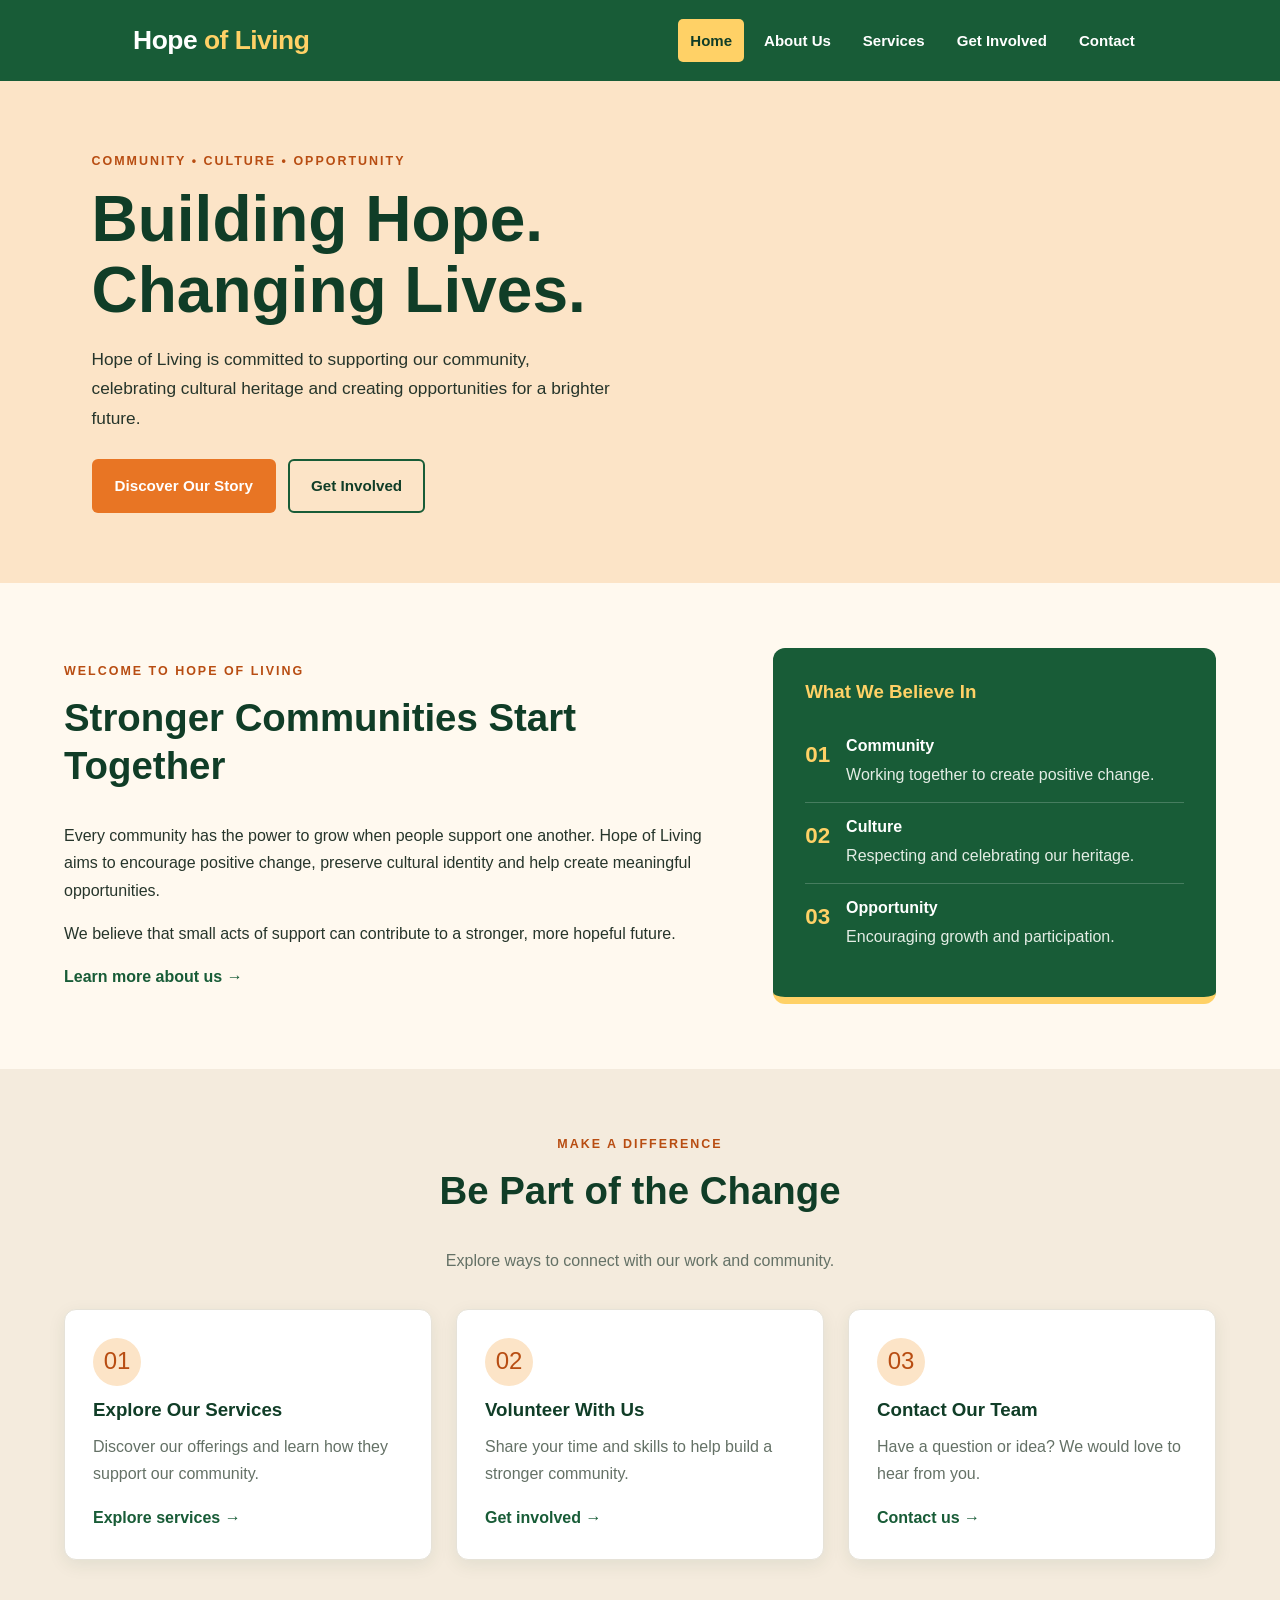
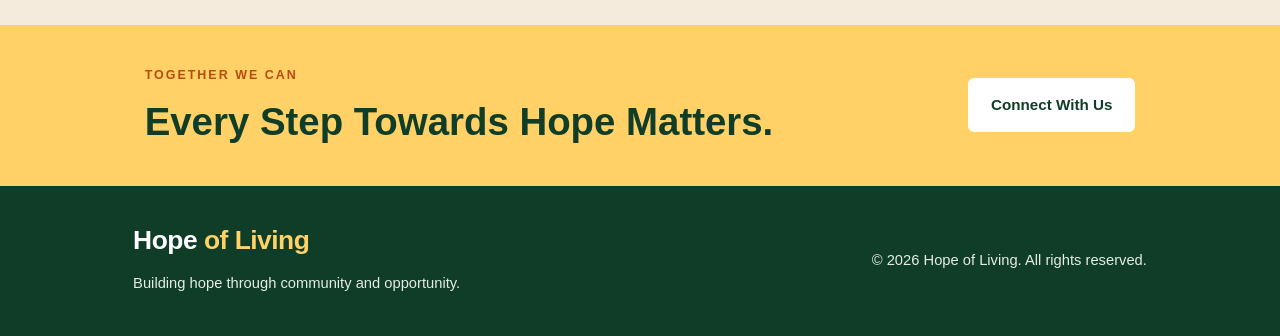
<file: index.html>
<!DOCTYPE html>
<!--
Click nbfs://nbhost/SystemFileSystem/Templates/Licenses/license-default.txt to change this license
Click nbfs://nbhost/SystemFileSystem/Templates/ClientSide/html.html to edit this template
-->
<!DOCTYPE html>
<html lang="en">
<head>
    <meta charset="UTF-8">
    <meta name="viewport" content="width=device-width, initial-scale=1.0">

    <meta name="description"
          content="Hope of Living supports community development, cultural heritage and opportunities for people in Lower Philipp, Cape Town.">

    <title>Hope of Living | Building Hope Together</title>

    <!-- Link to our external CSS stylesheet -->
    <link rel="stylesheet" href="./css/style.css">
</head>

<body>

    <!-- Website header and navigation -->
    <header class="site-header">
        <div class="container header-content">

            <a class="logo" href="index.html">
                Hope <span>of Living</span>
            </a>

            <nav class="main-nav" aria-label="Main navigation">
                <a href="./index.html" class="active">Home</a>
                <a href="./about.html">About Us</a>
                <a href="./services.html">Services</a>
                <a href="./get-involved.html">Get Involved</a>
                <a href="./contact.html">Contact</a>
            </nav>

        </div>
    </header>

    <main>

        <!-- Main welcome section -->
        <section class="hero">
            <div class="container hero-content">

                <p class="eyebrow">COMMUNITY • CULTURE • OPPORTUNITY</p>

                <h1>Building Hope.<br>
                    Changing Lives.</h1>

                <p class="hero-text">
                    Hope of Living is committed to supporting our community,
                    celebrating cultural heritage and creating opportunities
                    for a brighter future.
                </p>

                <div class="hero-buttons">
                    <a href="about.html" class="button button-primary">
                        Discover Our Story
                    </a>

                    <a href="enquiry.html" class="button button-outline">
                        Get Involved
                    </a>
                </div>

            </div>
        </section>

        <!-- Introduction section -->
        <section class="intro section-padding">
            <div class="container intro-grid">

                <div>
                    <p class="eyebrow">WELCOME TO HOPE OF LIVING</p>

                    <h2>Stronger Communities Start Together</h2>

                    <p>
                        Every community has the power to grow when people
                        support one another. Hope of Living aims to encourage
                        positive change, preserve cultural identity and help
                        create meaningful opportunities.
                    </p>

                    <p>
                        We believe that small acts of support can contribute
                        to a stronger, more hopeful future.
                    </p>

                    <a href="about.html" class="text-link">
                        Learn more about us &rarr;
                    </a>
                </div>

                <div class="values-panel">
                    <h3>What We Believe In</h3>

                    <div class="value-item">
                        <span class="value-number">01</span>
                        <div>
                            <h4>Community</h4>
                            <p>Working together to create positive change.</p>
                        </div>
                    </div>

                    <div class="value-item">
                        <span class="value-number">02</span>
                        <div>
                            <h4>Culture</h4>
                            <p>Respecting and celebrating our heritage.</p>
                        </div>
                    </div>

                    <div class="value-item">
                        <span class="value-number">03</span>
                        <div>
                            <h4>Opportunity</h4>
                            <p>Encouraging growth and participation.</p>
                        </div>
                    </div>
                </div>

            </div>
        </section>

        <!-- Ways to participate -->
        <section class="opportunities section-padding">
            <div class="container">

                <div class="section-heading">
                    <p class="eyebrow">MAKE A DIFFERENCE</p>
                    <h2>Be Part of the Change</h2>
                    <p>
                        Explore ways to connect with our work and community.
                    </p>
                </div>

                <div class="card-grid">

                    <article class="info-card">
                        <div class="card-icon" aria-hidden="true">01</div>
                        <h3>Explore Our Services</h3>
                        <p>
                            Discover our offerings and learn how they support
                            our community.
                        </p>
                        <a href="services.html" class="text-link">
                            Explore services &rarr;
                        </a>
                    </article>

                    <article class="info-card">
                        <div class="card-icon" aria-hidden="true">02</div>
                        <h3>Volunteer With Us</h3>
                        <p>
                            Share your time and skills to help build a stronger
                            community.
                        </p>
                        <a href="enquiry.html" class="text-link">
                            Get involved &rarr;
                        </a>
                    </article>

                    <article class="info-card">
                        <div class="card-icon" aria-hidden="true">03</div>
                        <h3>Contact Our Team</h3>
                        <p>
                            Have a question or idea? We would love to hear
                            from you.
                        </p>
                        <a href="contact.html" class="text-link">
                            Contact us &rarr;
                        </a>
                    </article>

                </div>
            </div>
        </section>

        <!-- Call to action -->
        <section class="call-to-action">
            <div class="container cta-content">
                <div>
                    <p class="eyebrow">TOGETHER WE CAN</p>
                    <h2>Every Step Towards Hope Matters.</h2>
                </div>

                <a href="enquiry.html" class="button button-light">
                    Connect With Us
                </a>
            </div>
        </section>

    </main>

    <!-- Website footer -->
    <footer class="site-footer">
        <div class="container footer-content">

            <div>
                <a class="logo footer-logo" href="index.html">
                    Hope <span>of Living</span>
                </a>
                <p>Building hope through community and opportunity.</p>
            </div>

            <p class="copyright">
                &copy; 2026 Hope of Living. All rights reserved.
            </p>

        </div>
    </footer>

</body>
</html>
</file>
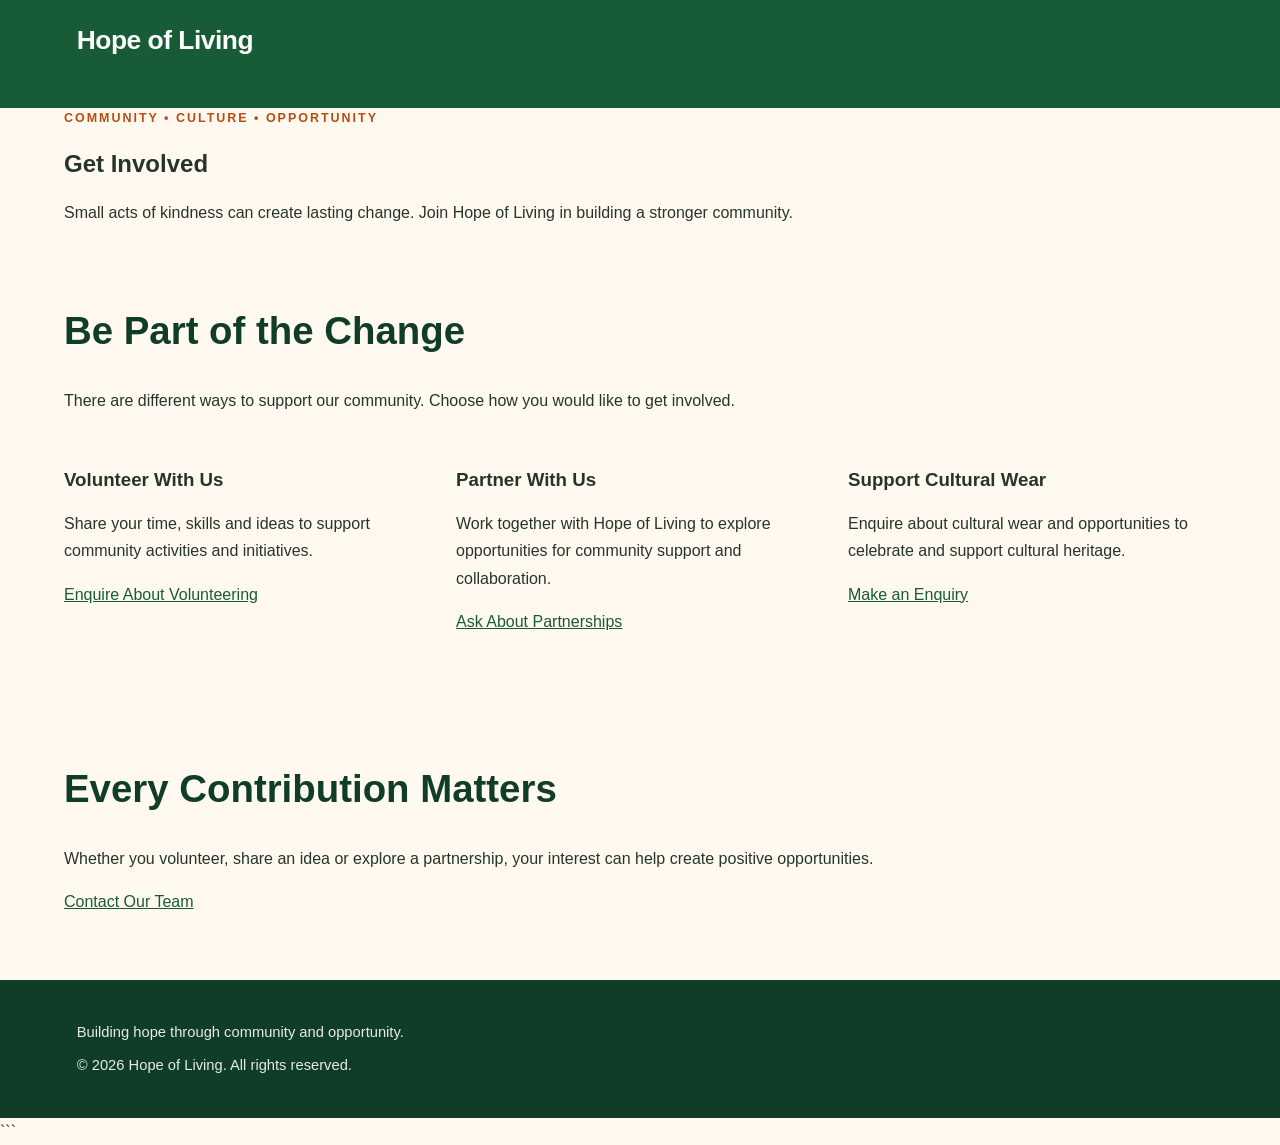
<file: get-involved.html>
<!DOCTYPE html>
<html lang="en">
<head>
    <meta charset="UTF-8">
    <meta name="viewport" content="width=device-width, initial-scale=1.0">

    <title>About Us | Hope of Living</title>

    <link rel="stylesheet" href="./css/style.css">
</head>
<head>
    <meta charset="UTF-8">
    <meta name="viewport" content="width=device-width, initial-scale=1.0">
    <meta name="description" content="Discover ways to support Hope of Living and our community.">
    <title>Get Involved | Hope of Living</title>
    <link rel="stylesheet" href="css/style.css">
</head>
<body>

<header class="site-header">
    <nav class="navbar">
        <a class="logo" href="index.html">Hope of Living</a>
        <div class="nav-links">
            <a href="index.html">Home</a>
            <a href="about.html">About Us</a>
            <a href="services.html">Services</a>
            <a href="get-involved.html" aria-current="page">Get Involved</a>
            <a href="contact.html">Contact</a>
        </div>
    </nav>
</header>

<main>
    <section class="page-hero">
        <div class="container">
            <p class="eyebrow">COMMUNITY • CULTURE • OPPORTUNITY</p>
            <h1>Get Involved</h1>
            <p>Small acts of kindness can create lasting change.
               Join Hope of Living in building a stronger community.</p>
        </div>
    </section>

    <section class="section">
        <div class="container">
            <h2>Be Part of the Change</h2>
            <p>There are different ways to support our community.
               Choose how you would like to get involved.</p>

            <div class="cards">
                <article class="card">
                    <h3>Volunteer With Us</h3>
                    <p>Share your time, skills and ideas to support
                       community activities and initiatives.</p>
                    <a class="btn" href="enquiry.html">Enquire About Volunteering</a>
                </article>

                <article class="card">
                    <h3>Partner With Us</h3>
                    <p>Work together with Hope of Living to explore
                       opportunities for community support and collaboration.</p>
                    <a class="btn" href="enquiry.html">Ask About Partnerships</a>
                </article>

                <article class="card">
                    <h3>Support Cultural Wear</h3>
                    <p>Enquire about cultural wear and opportunities
                       to celebrate and support cultural heritage.</p>
                    <a class="btn" href="enquiry.html">Make an Enquiry</a>
                </article>
            </div>
        </div>
    </section>

    <section class="section">
        <div class="container">
            <h2>Every Contribution Matters</h2>
            <p>Whether you volunteer, share an idea or explore a partnership,
               your interest can help create positive opportunities.</p>
            <a class="btn" href="contact.html">Contact Our Team</a>
        </div>
    </section>
</main>

<footer class="site-footer">
    <p>Building hope through community and opportunity.</p>
    <p>&copy; 2026 Hope of Living. All rights reserved.</p>
</footer>

</body>
</html>
```
</file>
<file: css/style.css>
/*
Click nbfs://nbhost/SystemFileSystem/Templates/Licenses/license-default.txt to change this license
Click nbfs://nbhost/SystemFileSystem/Templates/ClientSide/css.css to edit this template
*/
/* 
    Created on : Oct 13, 2026, 4:50:26 PM
    Author     : Student
*/


/* =====================================================
   HOPE OF LIVING - COMPLETE WEBSITE STYLESHEET
   Part 2 design preserved and Part 3 styling added.
   Colour palette: Green, Orange, Gold and Cream.
   ===================================================== */


/* 1. COLOUR VARIABLES */

:root {
    --green: #185C37;
    --green-dark: #103D27;
    --green-light: #4B9463;

    --orange: #E87524;
    --orange-dark: #B84D12;

    --gold: #FFD166;
    --cream: #FFF9EF;
    --peach: #FCE4C7;
    --white: #FFFFFF;

    --text: #26352B;
    --muted: #647166;
    --border: #E6E2D8;

    --shadow: 0 5px 18px rgba(16, 61, 39, 0.08);
}


/* 2. GENERAL STYLING */

* {
    box-sizing: border-box;
}

html {
    scroll-behavior: smooth;
}

body {
    margin: 0;
    font-family: Arial, Helvetica, sans-serif;
    background: var(--cream);
    color: var(--text);
    line-height: 1.7;
}

img {
    max-width: 100%;
    height: auto;
}

a {
    color: var(--green);
}

button,
input,
select,
textarea {
    font: inherit;
}

[hidden] {
    display: none !important;
}

a:focus-visible,
button:focus-visible,
input:focus-visible,
select:focus-visible,
textarea:focus-visible {
    outline: 3px solid var(--orange);
    outline-offset: 3px;
}

.container {
    width: 90%;
    max-width: 1200px;
    margin: 0 auto;
}

.section,
.section-padding {
    padding: 65px 0;
}

.eyebrow {
    color: var(--orange-dark);
    font-size: 0.78rem;
    font-weight: 800;
    letter-spacing: 2px;
    margin: 0 0 12px;
}

h1,
h2,
h3,
h4 {
    line-height: 1.25;
}

h2 {
    color: var(--green-dark);
    font-size: clamp(1.8rem, 3vw, 2.5rem);
    margin-top: 0;
}

p {
    margin-top: 0;
}


/* 3. HEADER AND NAVIGATION */

.site-header,
header {
    background: var(--green);
    color: var(--white);
}

.site-header {
    padding: 18px 6%;
}

.header-content {
    display: flex;
    justify-content: space-between;
    align-items: center;
    gap: 24px;
    flex-wrap: wrap;
}

.logo,
.brand {
    color: var(--white);
    text-decoration: none;
    font-size: 1.65rem;
    font-weight: 800;
    letter-spacing: -0.5px;
}

.logo span,
.brand span {
    color: var(--gold);
}

.main-nav {
    display: flex;
    align-items: center;
    justify-content: center;
    gap: 8px;
    flex-wrap: wrap;
}

.main-nav a,
#navMenu a {
    color: var(--white);
    text-decoration: none;
    padding: 9px 12px;
    border-radius: 5px;
    font-weight: bold;
    font-size: 0.94rem;
    transition: 0.2s ease;
}

.main-nav a:hover,
.main-nav a.active,
#navMenu a:hover,
#navMenu a.active {
    color: var(--green-dark);
    background: var(--gold);
}

#menuToggle {
    display: none;
    padding: 9px 14px;
    border: 1px solid var(--gold);
    border-radius: 6px;
    background: transparent;
    color: var(--white);
    cursor: pointer;
}


/* 4. HOMEPAGE HERO */

.hero {
    display: grid;
    grid-template-columns: 1.1fr 0.9fr;
    min-height: 440px;
    background: var(--peach);
}

.hero-content {
    padding: 70px 8%;
    align-self: center;
}

.hero h1 {
    font-size: clamp(2.5rem, 5vw, 4.4rem);
    line-height: 1.1;
    margin: 0 0 20px;
    color: var(--green-dark);
}

.hero h1 span {
    color: var(--orange-dark);
}

.hero-text,
.hero-content > p:not(.eyebrow) {
    max-width: 540px;
    font-size: 1.08rem;
}

.hero-image {
    min-height: 340px;
    background-color: #D8B47A;
    background-image:
        linear-gradient(
            135deg,
            rgba(24, 92, 55, 0.15),
            rgba(232, 117, 36, 0.15)
        ),
        url("https://images.unsplash.com/photo-1511632765486-a01980e01a18?auto=format&fit=crop&w=1200&q=85");
    background-size: cover;
    background-position: center;
}

.hero-actions,
.hero-buttons {
    display: flex;
    gap: 12px;
    flex-wrap: wrap;
    margin-top: 26px;
}


/* 5. BUTTONS */

.button {
    display: inline-block;
    border: 2px solid transparent;
    padding: 12px 21px;
    border-radius: 6px;
    font-size: 0.95rem;
    font-weight: bold;
    font-family: inherit;
    text-align: center;
    text-decoration: none;
    cursor: pointer;
    transition: background-color 0.2s, transform 0.2s;
}

.button:hover {
    transform: translateY(-2px);
}

.button-primary,
.button-orange {
    background: var(--orange);
    color: var(--white);
}

.button-primary:hover,
.button-orange:hover {
    background: var(--orange-dark);
    color: var(--white);
}

.button-outline {
    background: transparent;
    color: var(--green-dark);
    border-color: var(--green);
}

.button-outline:hover {
    background: var(--white);
}

.button-dark {
    background: var(--green-dark);
    color: var(--white);
}

.button-dark:hover {
    background: var(--green);
}

.button-light {
    background: var(--white);
    color: var(--green-dark);
    border-color: var(--white);
}

.button-light:hover {
    background: var(--gold);
}


/* 6. INTRODUCTION AND GENERAL SECTIONS */

.intro {
    background: var(--cream);
}

.intro-grid {
    display: grid;
    grid-template-columns: 1.2fr 0.8fr;
    gap: 45px;
    align-items: center;
}

.section-heading {
    text-align: center;
    max-width: 700px;
    margin: 0 auto 35px;
}

.section-heading p:last-child {
    color: var(--muted);
}

.intro-section {
    text-align: center;
}

.section-intro {
    max-width: 680px;
    margin: 0 auto 35px;
    color: var(--muted);
}


/* 7. VALUES PANEL */

.values-panel {
    background: var(--green);
    color: var(--white);
    padding: 32px;
    border-radius: 12px;
    border-bottom: 7px solid var(--gold);
}

.values-panel h3 {
    color: var(--gold);
    margin-top: 0;
}

.value-item {
    display: flex;
    gap: 16px;
    align-items: flex-start;
    padding: 14px 0;
    border-bottom: 1px solid rgba(255,255,255,0.2);
}

.value-item:last-child {
    border-bottom: none;
}

.value-number {
    color: var(--gold);
    font-size: 1.4rem;
    font-weight: bold;
}

.value-item h4 {
    margin: 0 0 5px;
    color: var(--white);
}

.value-item p {
    margin: 0;
    color: #E4EDE5;
}


/* 8. CARDS AND OPPORTUNITIES */

.opportunities {
    background: #F4EBDD;
}

.card-grid,
.cards {
    display: grid;
    grid-template-columns: repeat(3, minmax(0, 1fr));
    gap: 24px;
    margin-top: 35px;
}

.info-card,
.service-card {
    background: var(--white);
    border: 1px solid var(--border);
    border-radius: 12px;
    overflow: hidden;
    box-shadow: var(--shadow);
    transition: transform 0.2s, box-shadow 0.2s;
}

.info-card:hover,
.service-card:hover {
    transform: translateY(-5px);
    box-shadow: 0 10px 25px rgba(16, 61, 39, 0.13);
}

.info-card {
    padding: 28px;
}

.info-card h3,
.service-card h3,
.service-body h3 {
    color: var(--green-dark);
    margin: 12px 0;
}

.info-card p,
.service-card p,
.service-body p {
    color: var(--muted);
}

.info-card a,
.text-link {
    font-weight: bold;
    text-decoration: none;
}

.info-card a:hover,
.text-link:hover {
    color: var(--orange-dark);
}

.card-icon {
    display: grid;
    place-items: center;
    width: 48px;
    height: 48px;
    background: var(--peach);
    color: var(--orange-dark);
    border-radius: 50%;
    font-size: 1.5rem;
}


/* 9. PAGE BANNERS */

.page-banner {
    padding: 65px 7%;
    text-align: center;
    background: var(--peach);
}

.page-banner h1 {
    color: var(--green-dark);
    font-size: clamp(2.3rem, 5vw, 3.6rem);
    margin: 0 0 12px;
}

.page-banner p:last-child {
    margin-bottom: 0;
}


/* 10. ABOUT PAGE */

.about-layout {
    display: grid;
    grid-template-columns: 1.3fr 0.7fr;
    gap: 45px;
    align-items: center;
}

.about-highlight {
    background: var(--green);
    color: var(--white);
    border-radius: 12px;
    padding: 32px;
    border-bottom: 7px solid var(--gold);
}

.about-highlight h3 {
    font-size: 1.5rem;
    color: var(--gold);
}

.highlight-symbol {
    color: var(--gold);
    font-size: 2.5rem;
}

.values-section {
    background: #F4EBDD;
}


/* 11. SERVICES PAGE */

.services-section {
    padding: 65px 0;
}

.service-container {
    display: grid;
    grid-template-columns: repeat(3, minmax(0, 1fr));
    gap: 24px;
    margin-top: 30px;
}

.service-card {
    padding: 25px;
}

.service-visual {
    min-height: 210px;
    display: flex;
    align-items: end;
    padding: 22px;
    color: var(--white);
    font-weight: 800;
    letter-spacing: 1px;
    background: linear-gradient(135deg, var(--green), var(--orange));
}

.cultural-one {
    background: linear-gradient(135deg, #185C37, #D9A441);
}

.cultural-two {
    background: linear-gradient(135deg, #A64219, #FFD166);
}

.community-visual {
    background: linear-gradient(135deg, #103D27, #4B9463);
}

.service-body {
    padding: 24px;
}

.service-body .button {
    margin-top: 10px;
}

.service-search,
.service-filter {
    display: block;
    width: 100%;
    max-width: 500px;
    margin: 12px auto;
    padding: 12px;
    border: 1px solid var(--border);
    border-radius: 6px;
    background: var(--white);
    color: var(--text);
    font: inherit;
}

.no-results {
    grid-column: 1 / -1;
    padding: 25px;
    text-align: center;
    background: var(--white);
    border-radius: 8px;
}


/* 12. FAQ ACCORDION */

.faq-section {
    padding: 60px 0;
    background: #F4EBDD;
}

.accordion-button {
    display: block;
    width: 100%;
    padding: 18px 20px;
    margin: 10px 0 0;
    text-align: left;
    color: var(--green-dark);
    background: var(--white);
    border: 1px solid var(--border);
    border-radius: 7px;
    font-weight: bold;
    cursor: pointer;
}

.accordion-button:hover {
    background: var(--peach);
}

.accordion-content {
    padding: 18px 20px;
    background: var(--white);
    border: 1px solid var(--border);
    border-top: none;
}


/* 13. GALLERY */

.gallery-section {
    padding: 65px 0;
}

.gallery-container {
    display: grid;
    grid-template-columns: repeat(3, minmax(0, 1fr));
    gap: 20px;
}

.gallery-image {
    display: block;
    width: 100%;
    height: 250px;
    object-fit: cover;
    border-radius: 10px;
    cursor: pointer;
    box-shadow: var(--shadow);
    transition: transform 0.2s;
}

.gallery-image:hover {
    transform: scale(1.03);
}


/* Gallery lightbox */

.lightbox {
    position: fixed;
    inset: 0;
    z-index: 9999;
    display: flex;
    justify-content: center;
    align-items: center;
    padding: 30px;
    background: rgba(0, 0, 0, 0.9);
}

.lightbox img {
    max-width: 90%;
    max-height: 85vh;
    object-fit: contain;
    border-radius: 8px;
}

#lightboxClose {
    position: absolute;
    top: 20px;
    right: 30px;
    padding: 8px 15px;
    border: none;
    border-radius: 5px;
    background: var(--gold);
    color: var(--green-dark);
    font-size: 1.5rem;
    font-weight: bold;
    cursor: pointer;
}


/* 14. FORMS */

.form-section {
    display: grid;
    grid-template-columns: 0.8fr 1.2fr;
    gap: 55px;
    align-items: start;
    padding: 65px 0;
}

.form-intro > p:not(.eyebrow) {
    color: var(--muted);
}

.notice {
    margin-top: 25px;
    padding: 20px;
    background: var(--peach);
    border-left: 5px solid var(--orange);
    border-radius: 5px;
}

.notice p {
    margin-bottom: 0;
}

.website-form,
#enquiryForm,
#contactForm {
    background: var(--white);
    border: 1px solid var(--border);
    padding: 32px;
    border-radius: 12px;
    box-shadow: var(--shadow);
}

.website-form label,
#enquiryForm label,
#contactForm label {
    display: block;
    margin: 18px 0 7px;
    color: var(--green-dark);
    font-weight: bold;
}

.website-form label:first-child,
#enquiryForm label:first-child,
#contactForm label:first-child {
    margin-top: 0;
}

.website-form input,
.website-form select,
.website-form textarea,
#enquiryForm input,
#enquiryForm select,
#enquiryForm textarea,
#contactForm input,
#contactForm select,
#contactForm textarea {
    display: block;
    width: 100%;
    padding: 12px;
    font: inherit;
    color: var(--text);
    border: 1px solid #C9D0C8;
    border-radius: 6px;
    background: var(--white);
}

.website-form textarea,
#enquiryForm textarea,
#contactForm textarea {
    resize: vertical;
}

.website-form input:focus,
.website-form select:focus,
.website-form textarea:focus,
#enquiryForm input:focus,
#enquiryForm select:focus,
#enquiryForm textarea:focus,
#contactForm input:focus,
#contactForm select:focus,
#contactForm textarea:focus {
    border-color: var(--green);
    outline: 2px solid rgba(24, 92, 55, 0.15);
}

.website-form button,
#enquiryForm button,
#contactForm button {
    margin-top: 24px;
}

.form-note {
    font-size: 0.85rem;
    color: var(--muted);
}

.form-response,
#enquiryResponse,
#contactResponse {
    margin-top: 16px;
    padding: 14px;
    border-radius: 6px;
    overflow-wrap: anywhere;
}

.form-response:empty {
    display: none;
}


/* 15. CALL TO ACTION */

.callout,
.call-to-action {
    background: var(--gold);
    padding: 40px 7%;
}

.callout {
    display: flex;
    align-items: center;
    justify-content: space-between;
    gap: 25px;
}

.callout h2 {
    max-width: 650px;
    margin-bottom: 0;
}

.cta-content {
    display: flex;
    align-items: center;
    justify-content: space-between;
    gap: 25px;
}

.cta-content h2 {
    color: var(--green-dark);
    margin-bottom: 0;
}


/* 16. FOOTER */

.site-footer,
footer {
    background: var(--green-dark);
    color: var(--white);
}

.site-footer {
    padding: 32px 6%;
}

.footer-content {
    display: flex;
    align-items: center;
    justify-content: space-between;
    gap: 25px;
}

.footer-logo,
.footer-brand {
    display: inline-block;
    color: var(--white);
}

.footer-logo span {
    color: var(--gold);
}

.site-footer p,
footer p {
    margin: 8px 0;
    color: #E4EDE5;
    font-size: 0.92rem;
}

.copyright {
    text-align: right;
}


/* 17. SCROLL REVEAL ANIMATION */

.reveal {
    opacity: 0;
    transform: translateY(25px);
    transition: opacity 0.6s ease, transform 0.6s ease;
}

.reveal.visible {
    opacity: 1;
    transform: translateY(0);
}


/* 18. RESPONSIVE DESIGN - TABLETS */

@media screen and (max-width: 960px) {

    .container {
        width: 92%;
    }

    .hero {
        grid-template-columns: 1fr;
    }

    .hero-content {
        padding: 55px 7%;
    }

    .hero-image {
        min-height: 300px;
    }

    .card-grid,
    .cards,
    .service-container {
        grid-template-columns: repeat(2, minmax(0, 1fr));
    }

    .intro-grid,
    .about-layout,
    .form-section {
        grid-template-columns: 1fr;
        gap: 30px;
    }

    .header-content {
        flex-wrap: wrap;
    }

    .main-nav {
        flex-wrap: wrap;
        gap: 8px;
    }

    .gallery-container {
        grid-template-columns: repeat(2, minmax(0, 1fr));
    }
}


/* 19. RESPONSIVE DESIGN - MOBILE */

@media screen and (max-width: 600px) {

    .section,
    .section-padding {
        padding: 45px 0;
    }

    .site-header {
        padding: 16px 5%;
    }

    .header-content {
        flex-direction: column;
        gap: 12px;
    }

    .logo,
    .brand {
        font-size: 1.45rem;
    }

    .main-nav {
        gap: 3px;
    }

    .main-nav a,
    #navMenu a {
        padding: 8px;
        font-size: 0.84rem;
    }

    .card-grid,
    .cards,
    .service-container,
    .gallery-container {
        grid-template-columns: 1fr;
    }

    .hero-content {
        padding: 45px 6%;
    }

    .hero h1 {
        font-size: 2.5rem;
    }

    .hero-actions,
    .hero-buttons {
        flex-direction: column;
        align-items: stretch;
    }

    .callout,
    .cta-content,
    .footer-content {
        flex-direction: column;
        align-items: flex-start;
    }

    .website-form,
    #enquiryForm,
    #contactForm {
        padding: 22px;
    }

    .page-banner {
        padding: 45px 5%;
    }

    .gallery-image {
        height: 230px;
    }

    .copyright {
        text-align: left;
    }
}


/* 20. ACCESSIBILITY - REDUCED MOTION */

@media (prefers-reduced-motion: reduce) {
    html {
        scroll-behavior: auto;
    }

    *,
    *::before,
    *::after {
        transition-duration: 0.01ms !important;
        animation-duration: 0.01ms !important;
    }

    .reveal {
        opacity: 1;
        transform: none;
    }
}
</file>
